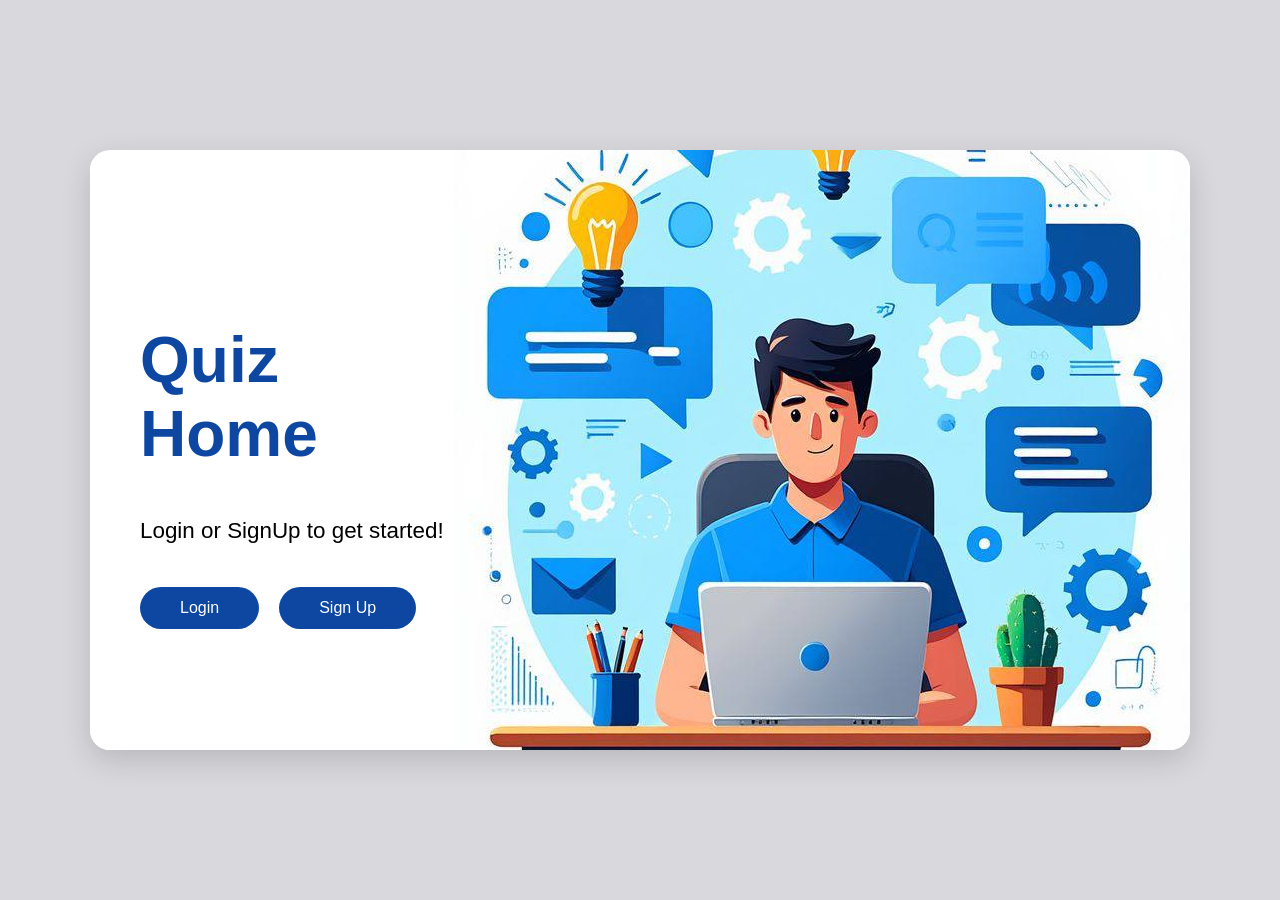
<file: Home/home.html>
<!DOCTYPE html>
<html lang="en">
  <head>
    <meta charset="UTF-8" />
    <meta name="viewport" content="width=device-width, initial-scale=1.0" />
    <title>Home Page</title>
    <link rel="stylesheet" href="home.css">
    
  </head>
  <body>
    <div class="container">
      <div class="text-section">
        <h1>Quiz Home</h1>
        <p>
      
          Login or SignUp to get started!
        </p>

        <div class="btns">
          <button onclick="window.location.href='../login/login.html'">Login</button>
          <button onclick="window.location.href='../signup/register.html'">Sign Up</button>
        </div>
      </div>

      <div class="image-section">
        <img src="comp.jpg" alt="home" />
      </div>
    </div>
  </body>
</html>
</file>
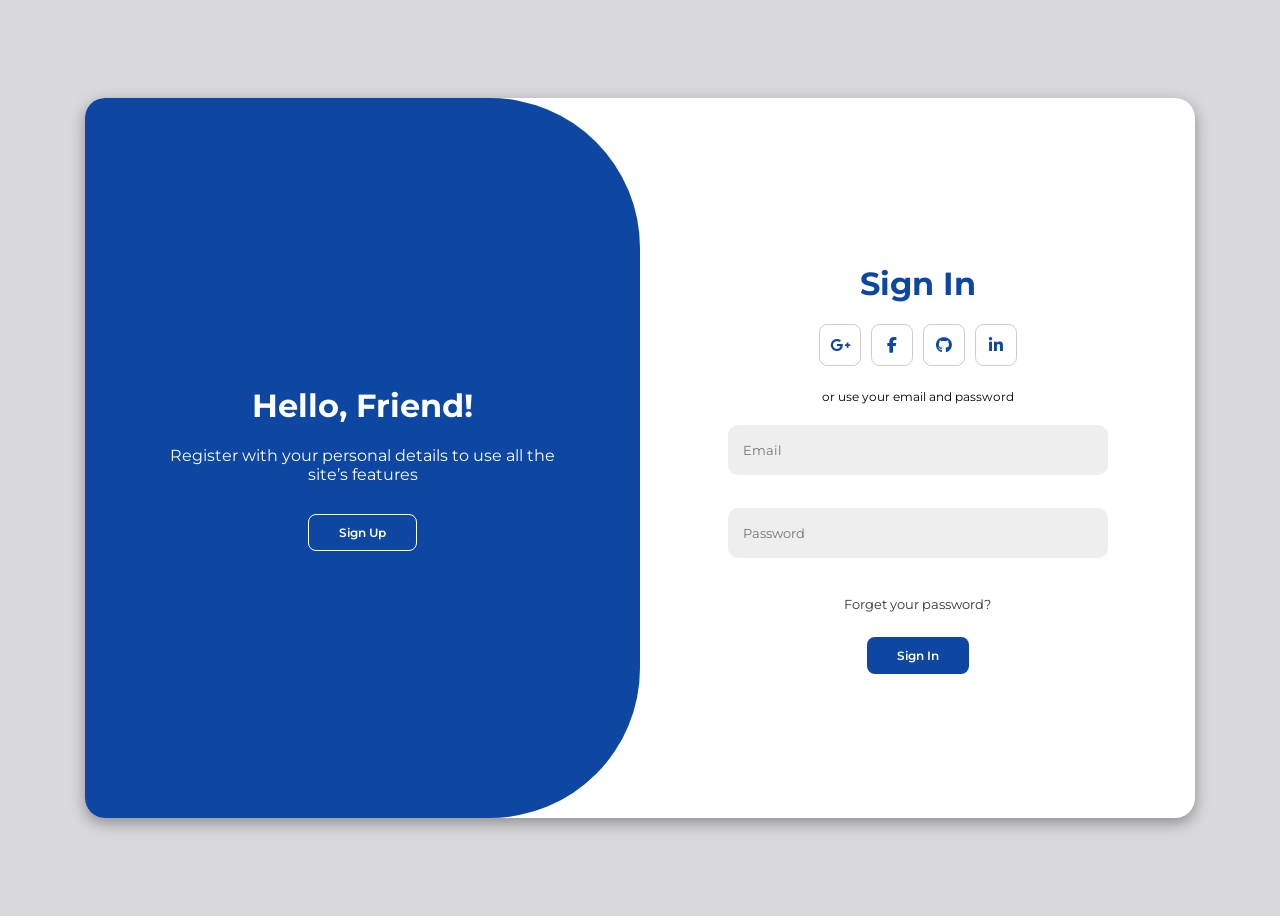
<file: login/login.html>
<!DOCTYPE html>
<html lang="en">
  <head>
    <meta charset="UTF-8" />
    <meta name="viewport" content="width=device-width, initial-scale=1.0" />
    <title>Login Page</title>
    <link rel="stylesheet" href="login.css" />
    <link
      rel="stylesheet"
      href="https://cdnjs.cloudflare.com/ajax/libs/font-awesome/6.4.2/css/all.min.css"
    />
  </head>
  <body>
    <div class="container">
       <div class="signUp-container">
        <div class="content">
          <h1>Hello, Friend!</h1>
          <p>
            Register with your personal details to use all the site’s features
          </p>
          <a href="../signup/register.html">
          <button class="signUp-btn">Sign Up</button>
          </a>
        </div>
      </div>
      <div class="login-container">
        <form id="loginForm">
          <h1 style="color: #0D47A1;">Sign In</h1>

          <div class="social-icons">
            <a href="#" class="icon"
              ><i class="fa-brands fa-google-plus-g"></i
            ></a>
            <a href="#" class="icon"><i class="fa-brands fa-facebook-f"></i></a>
            <a href="#" class="icon"><i class="fa-brands fa-github"></i></a>
            <a href="#" class="icon"
              ><i class="fa-brands fa-linkedin-in"></i
            ></a>
          </div>
          
          <span>or use your email and password</span>
          <div class="form-group">
            <input id="email-input" type="email" placeholder="Email"  />
            <p id="emailMessage" class="error"></p>
          </div>

          <div class="form-group">
             <input id="password-input" type="password" placeholder="Password"  />
             <p id="passMessage" class="error"></p>
          </div>
          <div class="form-group">
            <a href="#">Forget your password?</a>
          </div>
          <button type="submit" class="signIn-btn">Sign In</button>
        </form>
      </div>
     
    </div>
    <script src="login.js"></script>
  </body>
</html>
</file>
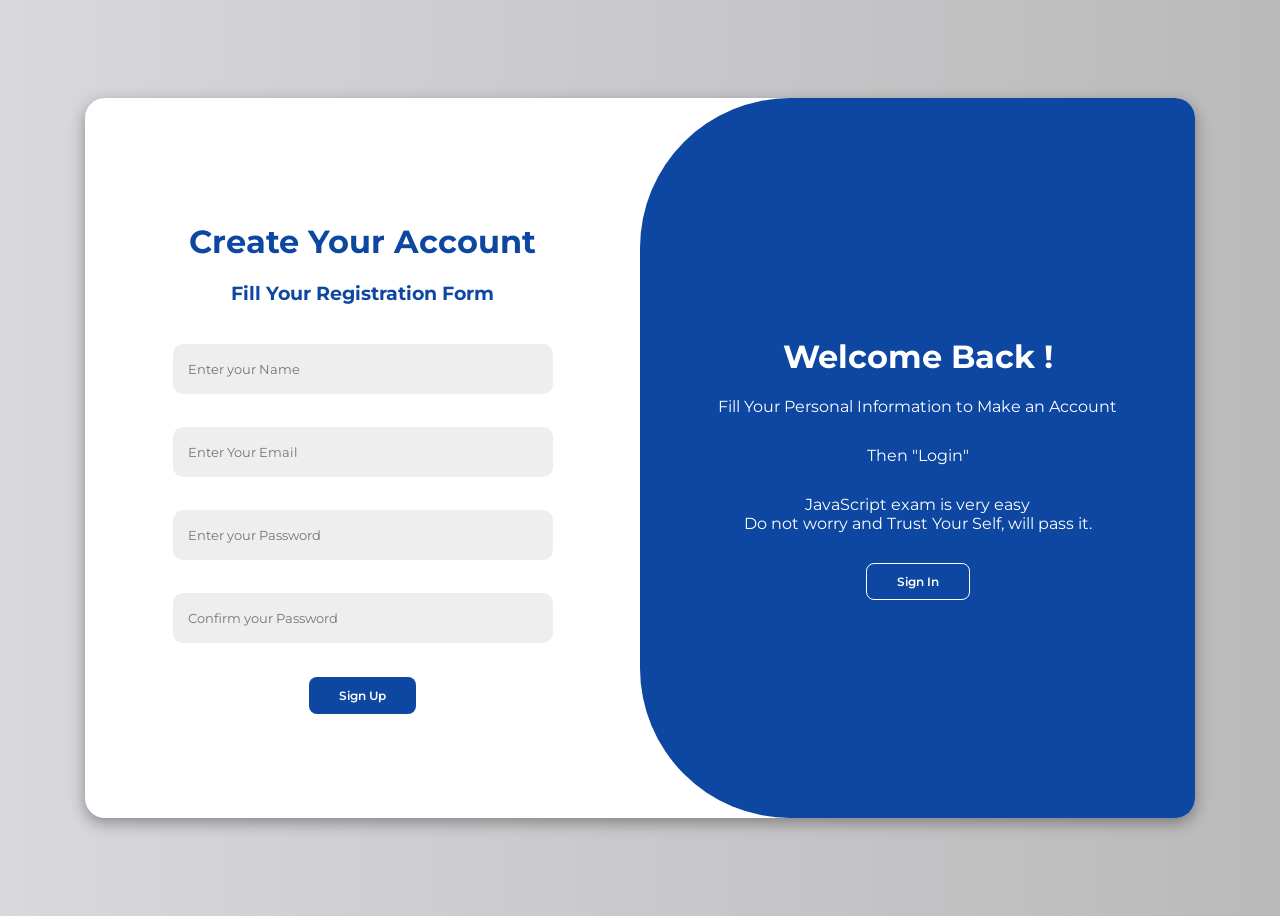
<file: quiz/quiz.html>
<!DOCTYPE html>
<html lang="en">
  <head>
    <meta charset="UTF-8" />
    <meta name="viewport" content="width=device-width, initial-scale=1.0" />
    <title>quiz</title>
    <link rel="stylesheet" href="quiz.css" />
  </head>
  <body>
    <div class="container">
      <div class="timer-container">
        <div class="progress-bar">
          <div class="progress"></div>
        </div>
        <p class="time-left"></p>
      </div>
      
      <div class="quiz-content">
        <div class="quiz-main">
          <h1 class="question"></h1>

          <form class="answers" >
            <label class="answer">
              <input type="radio" name="answer" />
              <div class="left">
                <span class="letter">A</span>
                <span class="text"></span>
              </div>
              <span class="check">✔</span>
            </label>

            <label class="answer">
              <input type="radio" name="answer" />
              <div class="left">
                <span class="letter">B</span>
                <span class="text"></span>
              </div>
              <span class="check">✔</span>
            </label>

            <label class="answer">
              <input type="radio" name="answer" />
              <div class="left">
                <span class="letter">C</span>
                <span class="text"></span>
              </div>
              <span class="check">✔</span>
            </label>

            <label class="answer">
              <input type="radio" name="answer" />
              <div class="left">
                <span class="letter">D</span>
                <span class="text"></span>
              </div>
              <span class="check">✔</span>
            </label>

            <div class="buttons">
              <button class="btn previous" type="button" onclick="previous()">
                Previous
              </button>
              <button class="btn next" type="button" onclick="next()">
                Next
              </button>
              <button class="btn mark" type="button" onclick="mark()">
                Mark Question
              </button>
              <button class="btn submit" type="button">Submit Exam</button>
            </div>
          </form>
        </div>
        <!-- quiz-main ends here -->

        <div class="quiz-sidebar">
          <div class="question-list">
            <h4>Quiz Questions List</h4>
            <ul>
              <li>Quiz question 1</li>
              <li>Quiz question 2</li>
              <li>Quiz question 3</li>
              <li>Quiz question 4</li>
              <li>Quiz question 5</li>
              <li>Quiz question 6</li>
              <li>Quiz question 7</li>
              <li>Quiz question 8</li>
              <li>Quiz question 9</li>
              <li>Quiz question 10</li>
            </ul>
          </div>
        </div>
      </div>
    </div>
  </body>
  <script src="quiz.js"></script>
  <script src="../authCheck.js"></script>
</html>
</file>
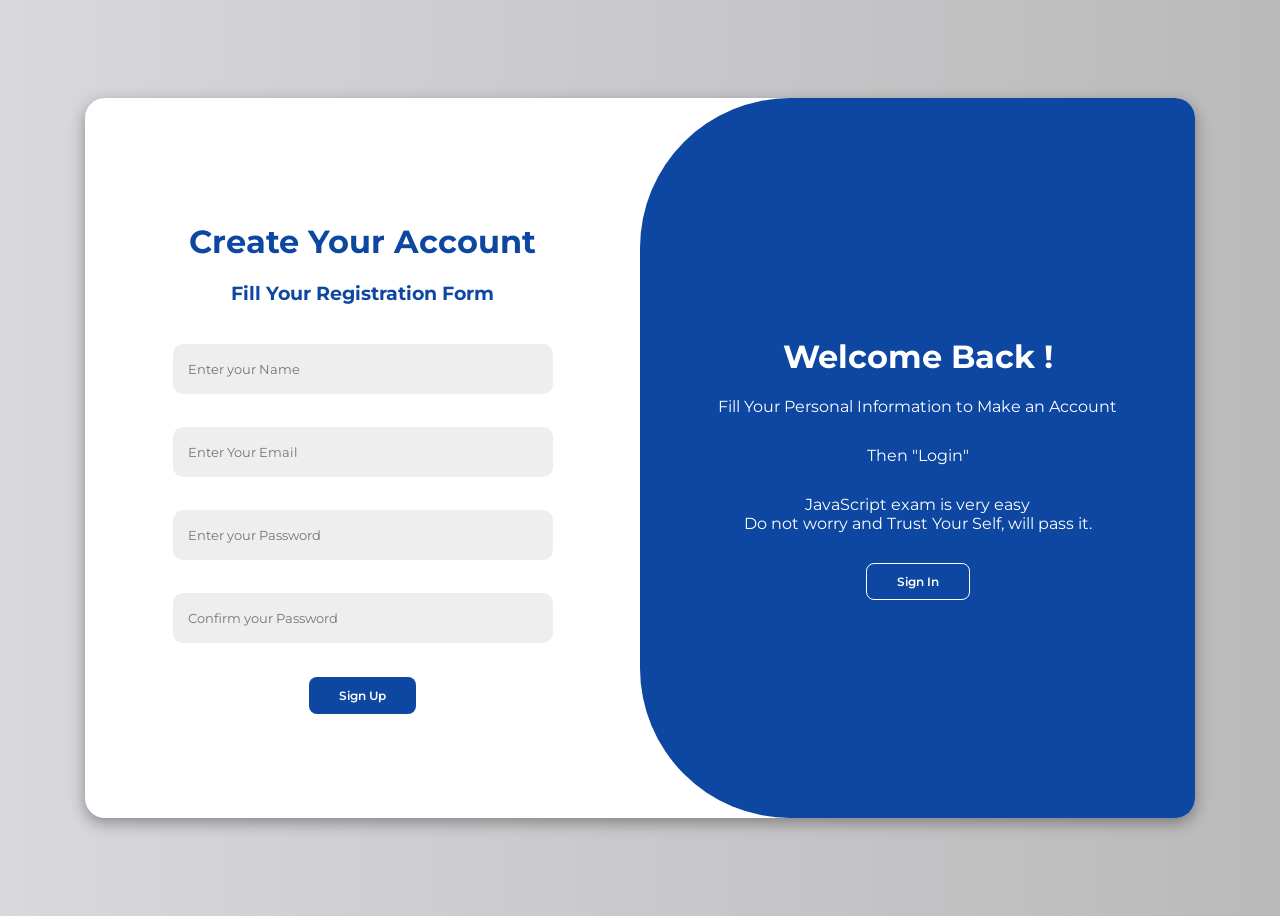
<file: Score/score.html>
<!doctype html>
<html lang="en">
<head>
  <meta charset="utf-8" />
  <meta name="viewport" content="width=device-width,initial-scale=1" />
  <title>Final Score</title>
  <link rel="stylesheet" href="score.css">
</head>
<body>
  <div class="card">
    <div class="left">
      <h1>Your Final Score</h1>

      <div class="score-box">
        <div class="score-rect" id="score">0 / 10</div>
      </div>

      <div id="message"></div>

      <div class="info">
        <p><strong>Name:</strong> <span id="userName"></span></p>
        <p><strong>Correct Answers:</strong> <span id="correctAnswers"></span></p>
        <p><strong>Total Questions:</strong> <span id="totalQuestions"></span></p>
      </div>

      <button id="retryBtn">Try Again</button>
    </div>

    <div class="right" id="resultBackground">
      <img id="resultImage" src="" alt="Result" />
    </div>
     
  </div>

  <script src="score.js"></script>
  <script src="../authCheck.js"></script>
</body>
</html>
</file>
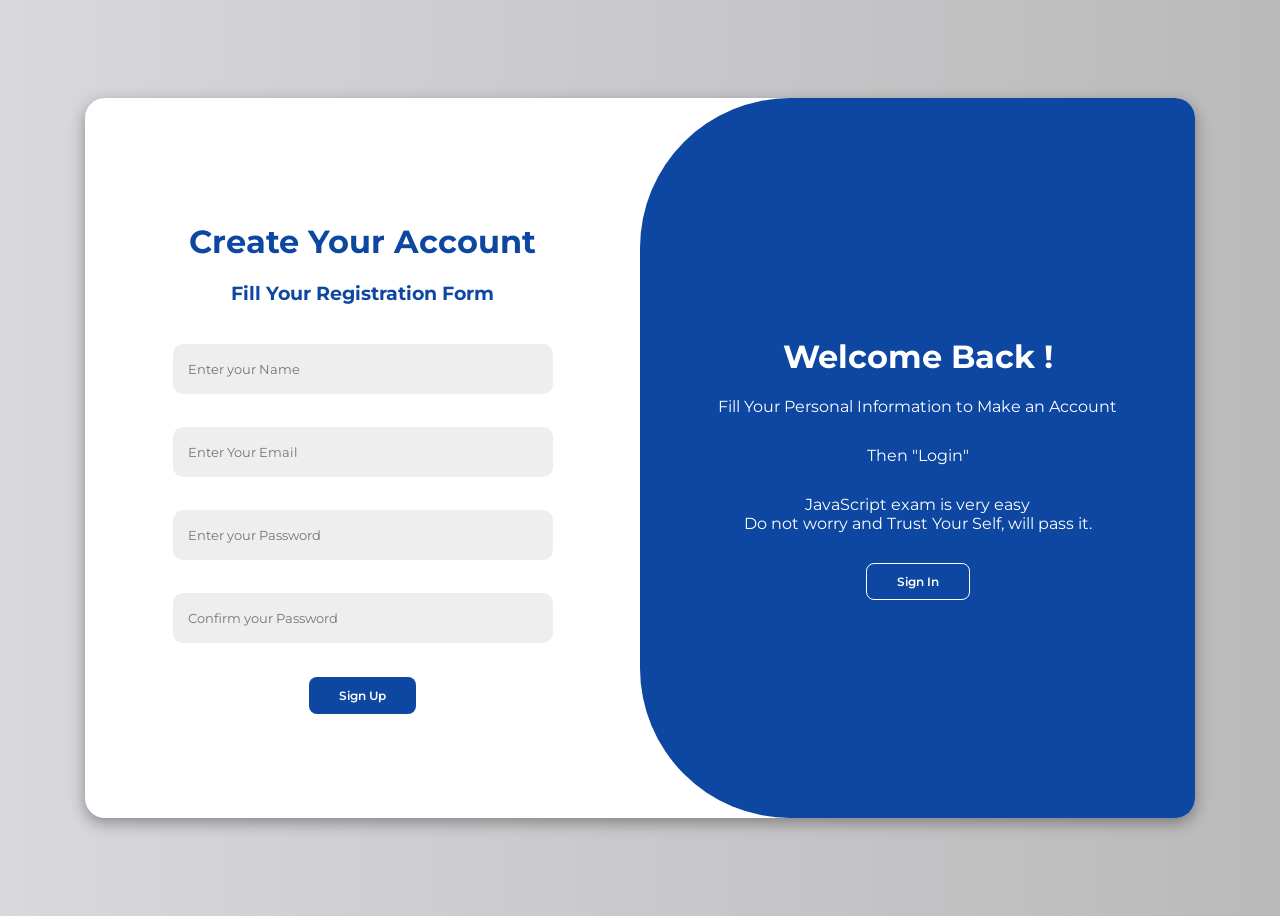
<file: signup/register.html>
<!DOCTYPE html>
<html lang="en">
  <head>
    <meta charset="UTF-8" />
    <meta name="viewport" content="width=device-width, initial-scale=1.0" />
    <title>Exam-Registration</title>
    <link rel="stylesheet" href="register.css" />
    <link
      rel="stylesheet"
      href="https://cdnjs.cloudflare.com/ajax/libs/font-awesome/6.4.2/css/all.min.css"
    />
  </head>
  <body>
    <div class="container">
      <div class="login-container">
        <form id="registerForm">
          <div class="acc">
          <h1 id="h1">Create Your Account</h1>
          <h3>Fill Your Registration Form</h3>
        </div>
          
          <div class="form-group">
            <input  id="fname" type="text" placeholder="Enter your Name"  />
            <p id="emailMessage" class="error"></p>
          </div>
          <!-- <div class="form-group">
            <input id="lname" type="text" placeholder="Enter your Last Name"  />
            <p id="emailMessage" class="error"></p>
          </div> -->
           <div class="form-group">
            <input id="email" type="email"  placeholder="Enter Your Email" />
            <p id="emailMessage" class="error"></p>
          </div>
          <div class="form-group">
            <input id="pass" type="password" placeholder="Enter your Password" />
            <p id="emailMessage" class="error"></p>
          </div>

          <div class="form-group">
             <input id="confirm" type="password"  placeholder="Confirm your Password"  />
             <p id="passMessage" class="error"></p>
          </div>
          
          <button type="submit" class="signUp-btn">Sign Up</button>
        </form>
      </div>
      <div class="signUp-container">
        <div class="content">
           <h1>Welcome Back !</h1>
        <p>Fill Your Personal Information to Make an Account</p>
        <p>Then "Login"</p>
        <p>
          JavaScript exam is very easy <br />
          Do not worry and Trust Your Self, will pass it.
        </p>
       <a href="../login/login.html">
          <button class="signIn-btn" type="submit">Sign In</button>
         </a>
          
        </div>
      </div>
    </div>
    <script src="register.js"></script>
  </body>
</html>
</file>
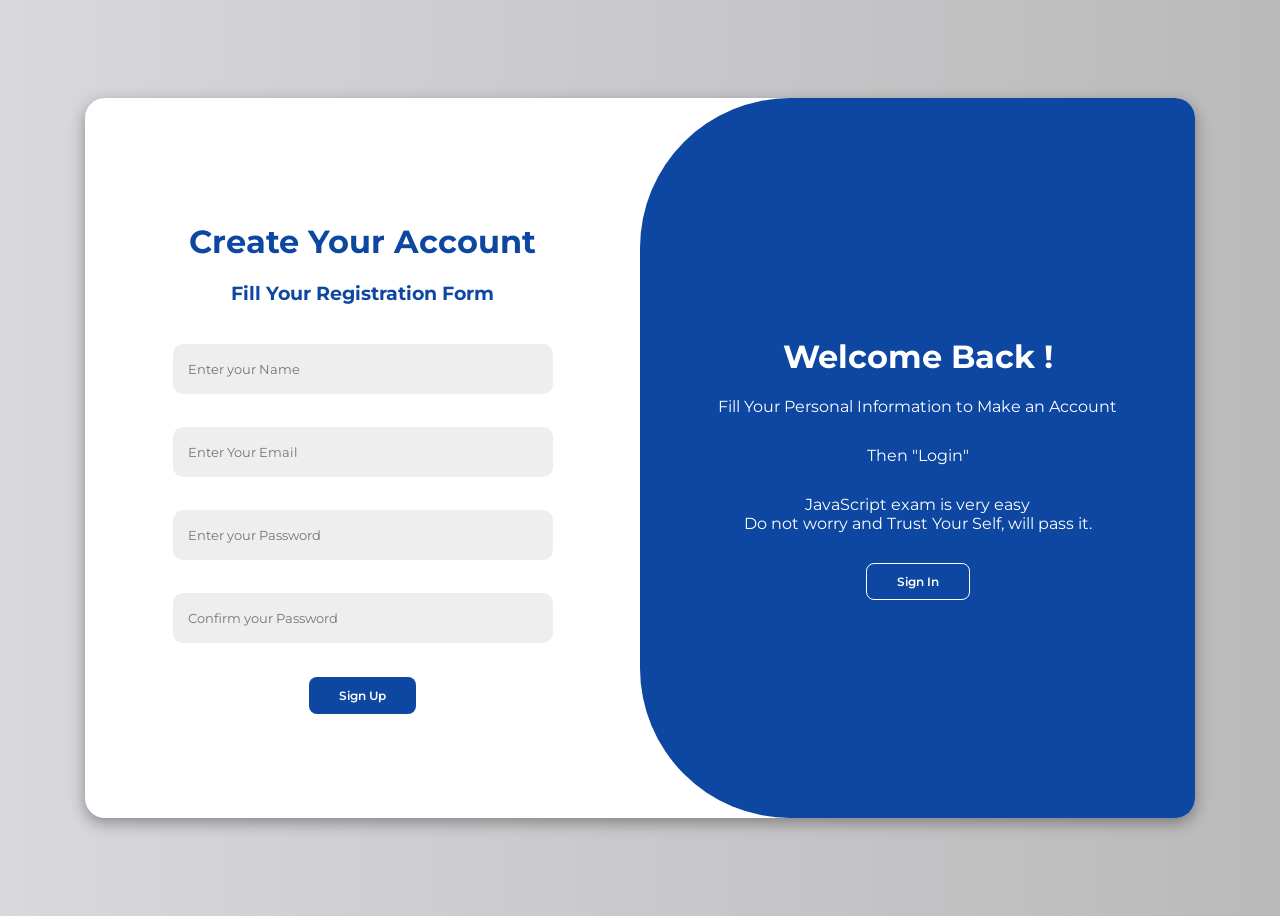
<file: timeOut/timeOut.html>
<!DOCTYPE html>
<html lang="en">
<head>
  <meta charset="UTF-8" />
  <meta name="viewport" content="width=device-width, initial-scale=1.0" />
  <title>Time out!</title>
  <link rel="stylesheet" href="timeOut.css" />
</head>
<body>
  <div class="card">
    <div ><img src="error.png "alt="timeOut"></div>
    <h1>⏰ Oops! Time’s Up</h1>
      <p>Your time has expired. Don’t worry — you can try again or check your score below.</p>
    <a href="../quiz/quiz.html" style="text-decoration: none;">
    <button>Try again</button>
    </a>
  <a href="../Score/score.html" >
  <button class="butt">The Score</button>
</a>
  
  </div>
  <script src="../authCheck.js"></script>
</body>
</html>
</file>
<file: Home/home.css>
body {
        margin: 0;
        padding: 0;
        font-family: "Poppins", sans-serif;
         background: linear-gradient(to right, #d8d8dd, #d8d8dd);
        display: flex;
        justify-content: center;
        align-items: center;
        height: 100vh;
      }

      .container {
        display: flex;
        width: 1100px;
        height: 600px;
        background-color: white;
        border-radius: 20px;
        overflow: hidden;
        box-shadow: 0 10px 30px rgba(0, 0, 0, 0.15);

      }

     
      .text-section {
       
       padding-left: 50px;
        display: flex;
        flex-direction: column;
        justify-content: center;
        align-items: flex-start;
        background-color: #fff;
        margin-top: 10px;
      }

      .text-section h1 {
        font-size:4rem;
        color: #0D47A1;
        margin-bottom: 20px;
      }

      .text-section p {
        font-size: 1.4rem;
        color: #000000;
        margin-bottom: 40px;
        line-height: 1.5;
      }

      .btns {
        display: flex;
        gap: 20px;
      }

      .btns button {
        background-color: #0D47A1;
        color: #fff;
        border: none;
        padding: 12px 40px;
        border-radius: 30px;
        font-size: 1rem;
        cursor: pointer;
        transition: 0.3s;
      }

      .btns button:hover {
       background-color: rgba(13, 71, 161, 0.85);
      
      }

     
      .image-section {
    
        background-color: #eef1fa;
        display: flex;
        justify-content: center;
        align-items: center;
      }
</file>
<file: login/login.css>
@import url('https://fonts.googleapis.com/css2?family=Montserrat:wght@300;400;500;600;700&display=swap');
*
{
     font-family: 'Montserrat', sans-serif;
}
body{
   height: 100vh;
    display: flex;
    align-items: center;
    justify-content: center;
    flex-direction: column;
       /* transition: opacity 0.5s ease; */
     background: linear-gradient(to right, #d8d8dd, #d8d8dd);
}
.container
{
      background-color: #fff;
    display: flex;
    justify-content: space-between;
    align-items: center;
    height: 80vh;
    width: 1110px;
   border-radius: 20px;
   overflow: hidden;
     box-shadow: 0 5px 15px rgba(0, 0, 0, 0.35);
}
.signUp-container
{
   
  box-sizing: border-box;
 display: flex;
  justify-content: center;
  align-items: center;
    background-color: #0D47A1;
    width: 50%;
    height: 100%;
    border-radius: 10px 150px 150px 10px;
    text-align: center;
   color: white;
}
.login-container
{
  display: flex;
  justify-content: center;
  align-items: center;
    width: 50%;
    height: 100%;
    text-align: center;
  
}
input{
    margin-top: 20px;
    width: 350px;
    height: 30px;
    border-radius: 10px;
     background-color: #eee;
    border:none;
    padding: 10px 15px;
}
.form-group a{
     color: #333;
    font-size: 13px;
    text-decoration: none;
    margin: 25px 0 ;
    display: inline-block;  
    
}
.signIn-btn
{
    background-color: #0D47A1;
    color: #fff;
    font-size: 12px;
    padding: 11px 30px;
    border-radius: 8px;
    border: none;
    font-weight: 600;
    cursor: pointer;
     transition: 0.3s;
    
}

.signUp-btn
{
    background-color: transparent;
    font-size: 12px;
    padding: 10px 30px;
    border-radius: 8px;
    font-weight: 600;
    border: 1px solid #fff;
    color: white;
    cursor: pointer;
     transition: 0.3s;
}

.content
{
    margin:20px 0;
}
.content p
{
    max-width: 400px;
    margin-bottom: 30px;
}
.social-icons a{
    border: 1px solid #ccc;
    border-radius: 20%;
    display: inline-flex;
    justify-content: center;
    align-items: center;
    margin: 0 3px;
    width: 40px;
    height: 40px;
    text-decoration: none;
    color: #0D47A1;
}
.container span{
    font-size: 12px;    
    
}
.social-icons{
    margin: 20px 0;
}
.signUp-btn:hover{
       background-color: #2A5BBF;
}
.signIn-btn:hover
{
     background-color: rgba(13, 71, 161, 0.85);
}
.error {
  color: red;
  font-size: 13px;
  margin-top: 6px;
  display: block;
}
/* body.fade-out {
  opacity: 0;
} */
</file>
<file: quiz/quiz.css>
body{
   height: 97vh;
    display: flex;
    align-items: center;
    justify-content: center;
    flex-direction: column;
     background: linear-gradient(to right, #d8d8dd, #d8d8dd);
}

.container
{
      background-color: #fff;
    display: flex;
    flex-direction: column;
    justify-content: flex-start;
    align-items: center;
    height: 95vh;
    width: 1100px;
   border-radius: 20px;
   overflow: hidden;
     box-shadow: 0 5px 15px rgba(0, 0, 0, 0.35);
     gap: 0px;
}
input
{
    display: none;
}
.quiz-main
{
    height: auto;
   padding: 0 100px 0 100px;
   
   
}
.answers{
    display: flex;
    flex-direction: column;
    gap: 25px;
   
}
.answer
{
    display: flex;
    align-items: center;
    justify-content: space-between;
    border: 2px solid #d1d5db;
     border-radius: 8px;
     padding: 3px;
   width: 470px;
   height: 50px;
   box-sizing: border-box;
    
}
.answer .left
{
    display: flex;
    align-items: center;
    justify-content: center;
    gap: 15px;

}

.letter
{
     background: #f3f4f6;
  border-radius: 2px;
  padding: 12px 14px;
}
.check {
 width: 20px;
 height: 20px;
  display: flex;              /* center the mark */
  align-items: center;
  justify-content: center;
  background-color: #0D47A1;  /* modern green */
  color: white;
  font-size: 14px;
  border-radius: 50%;
  font-weight: bold;
  box-shadow: 0 2px 4px rgba(0,0,0,0.1);
  opacity: 0;
  margin-right: 15px;
}

button
{
    background-color: #0D47A1;
    color: #fff;
    font-size: 12px;
    padding: 11px 28px;
    border-radius: 8px;
    border: none;
    font-weight: 600;
    margin-top: 15px;
    cursor: pointer;
     transition: 0.3s;
    
    
}
.quiz-main h1
{
    max-width: 470px;
    margin-bottom: 25px;
}
.buttons {
  display: flex;
  justify-content: space-between;
  gap: 10px;
}
.quiz-sidebar
{
    height: auto;
   padding: 0 70px 0 70px;
   margin-right: 10pX;
}

.question-list {
     background: white;
      border-radius: 10px;
       padding: 5px 20px 5px 20px;
        box-shadow: 0 2px 8px rgba(0,0,0,0.15);
       
}
ul
{
    list-style: none;
    padding: 0;
}
li
{
    margin-bottom: 5px;
    color: #6b7280;
    background-color: #ededed;
    padding: 8px 10px;
    border-radius: 10px;
    cursor: pointer;
}
.answer:hover {
  border-color: #0D47A1;
  cursor: pointer;
}
button:hover {
 background-color: rgba(13, 71, 161, 0.85);
}
input:checked ~.check {
  opacity: 1; 
}
.answer:has(input:checked)
{
  border-color: #0D47A1;
}
.question-list li.answered {
  background-color: #0D47A1; 
  color: white;
  transition: 0.3s;
}
.question-list li.marked {
  background-color: #FFA000; 
  color: #fff;
  transition: 0.3s;
}
.quiz-content {
  display: flex; 
}
.timer-container {
  width: 90%;
  margin: 10px auto 0;
  text-align: center;
}

.progress-bar {
  width: 100%;
  height: 20px;
  background-color: #e5e7eb; 
  border-radius: 10px;
  overflow: hidden;
}
.progress {
  width: 100%; 
  height: 100%;
  background-color: #0D47A1; 
  transition: width 1s linear;
}
.time-left {
  font-weight: bold;
  color: #0D47A1;
  font-size: 18px;
}
</file>
<file: Score/score.css>
body {
  margin: 0;
  padding: 0;
  font-family: "Poppins", sans-serif;
  display: flex;
  justify-content: center;
  align-items: center;
  height: 100vh;
   background: linear-gradient(to right, #d8d8dd, #d8d8dd);

}


.card {
  display: flex;
  width: 900px;
  height: 500px;
  box-shadow: 0 5px 15px rgba(0, 0, 0, 0.35);
 background-color: white;
  border-radius: 20px;
  overflow: hidden;
  border: 2px solid #e0e0e0;

}


.left {
  flex: 1;
  padding: 50px ;
  display: flex;
  flex-direction: column;
  justify-content: center;
}

.left h1 {
  color: #000000;
  font-size: 2rem;
  margin-bottom: 20px;
  margin-left: 60px;

}

.score-box {
  display: flex;
  justify-content: center;
  align-items: center;
  margin-bottom: 15px;
  padding-right: 28px;
}

.score-rect {
  width: 180px;
  height: 90px;
  background-color: #0D47A1;
  border-radius: 12px;
  display: flex;
  justify-content: center;
  align-items: center;
  color: #ffffff;
  font-weight: bold;
  font-size: 2rem;
}

#message {
  font-size: 1.4rem;
  font-weight: bold;
  margin: 15px 0 15px 8px;
  text-align: center;
}

.info p {
  font-size: 1.2rem;
  color:#0D47A1;
  margin: 8px 0;
}

.info strong {
  color: #000000;

  margin-left: 80px;
}

button {
  margin-top: 25px;
  margin-right: 24px;
  padding: 12px 35px;
  background: #0D47A1;
  color: #fff;
  border: none;
  border-radius: 25px;
  font-size: 1rem;
  font-weight: 600;
  cursor: pointer;
  align-self: center;
}

button:hover {
 background-color: rgba(13, 71, 161, 0.85);
}


.right {
  flex: 1;
  display: flex;              
  justify-content: center;
  align-items: center;
}
.right img {
  max-width: 105%;        
  height: 90%;           
  object-fit: cover;      
  padding-right: 85px;  
}
</file>
<file: signup/register.css>
@import url('https://fonts.googleapis.com/css2?family=Montserrat:wght@300;400;500;600;700&display=swap');
*
{
     font-family: 'Montserrat', sans-serif;
}
body{
   height: 100vh;
    display: flex;
    align-items: center;
    justify-content: center;
    flex-direction: column;
      /* transition: opacity 0.5s ease; */
     background: linear-gradient(to right, #d8d8dd, #78787983);
}
.container
{
      background-color: #fff;
    display: flex;
    justify-content: space-between;
    align-items: center;
    height: 80vh;
    width: 1110px;
   border-radius: 20px;
   overflow: hidden;
     box-shadow: 0 5px 15px rgba(0, 0, 0, 0.35);
}
.signUp-container
{
   
    box-sizing: border-box;
    display: flex;
    justify-content: center;
    align-items: center;
    background-color: #0D47A1;
    width: 50%;
    height: 100%;
    border-radius: 150px 10px 10px 150px;
    text-align: center;
   color: white;
}
.login-container
{
  display: flex;
  justify-content: center;
  align-items: center;
    width: 50%;
    height: 100%;
    text-align: center;
  
}
input{
    margin-top: 20px;
    width: 350px;
    height: 30px;
    border-radius: 10px;
     background-color: #eee;
    border:none;
    padding: 10px 15px;
}
.form-group a{
     color: #333;
    font-size: 13px;
    text-decoration: none;
    margin: 25px 0 ;
    display: inline-block;  
    
}
.signUp-btn
{
    background-color: #0D47A1;
    color: #fff;
    font-size: 12px;
    padding: 11px 30px;
    border-radius: 8px;
    border: none;
    font-weight: 600;
    margin: 21px 20px 20px;
    cursor: pointer;
     transition: 0.3s;
}

.signIn-btn
{
    background-color: transparent;
    font-size: 12px;
    padding: 10px 30px;
    border-radius: 8px;
    font-weight: 600;
    border: 1px solid #fff;
    color: white;
    cursor: pointer;
     transition: 0.3s;
}

.content
{
    margin:20px 0;
}
.content p
{
    max-width: 400px;
    margin-bottom: 30px;
}
.social-icons a{
    border: 1px solid #ccc;
    border-radius: 20%;
    display: inline-flex;
    justify-content: center;
    align-items: center;
    margin: 0 3px;
    width: 40px;
    height: 40px;
    text-decoration: none;
}
.container span{
    font-size: 12px;
    
}
.social-icons{
    margin: 20px 0;
}
.signUp-btn:hover{
    background-color: rgba(13, 71, 161, 0.85);
}
.signIn-btn:hover
{
     background-color: #2A5BBF;
}
.error {
  color: red;
  font-size: 13px;
  margin-top: 6px;
  display: block;
}
.acc{
     color: #0D47A1;
   
}
#h1{
 margin-top:40px;
}


/* body.fade-out {
  opacity: 0;
} */
</file>
<file: timeOut/timeOut.css>
body {
  height: 100vh;
  background: linear-gradient(to right, #d8d8dd, #d8d8dd);
  display: flex;
  justify-content: center;
  align-items: center;
}

.card {
  background: rgb(255, 255, 255);
  width:650px;
  height: 500px;
  text-align: center;
  padding: 40px 20px;
  border-radius: 12px;
   box-shadow: 0 5px 15px rgba(0, 0, 0, 0.35);
}



h1 {
  color: black;
  font-size: 32px;
  /* margin-bottom: 10px; */
  margin-top: 5px;
}

p {
  color: red;
  font-weight: bold;
  margin-top: 30px;
}
 img{
  width: 300px;
 }
button {
  background: #0D47A1;
  color: white;
  border: none;
  padding: 10px 25px;
 margin: 20px;
  border-radius: 8px;
  cursor: pointer;
  font-size: 15px;
  margin-top: 30px;
   transition: 0.3s;
  

}

button:hover {
   background-color: rgba(13, 71, 161, 0.85);
}
</file>
